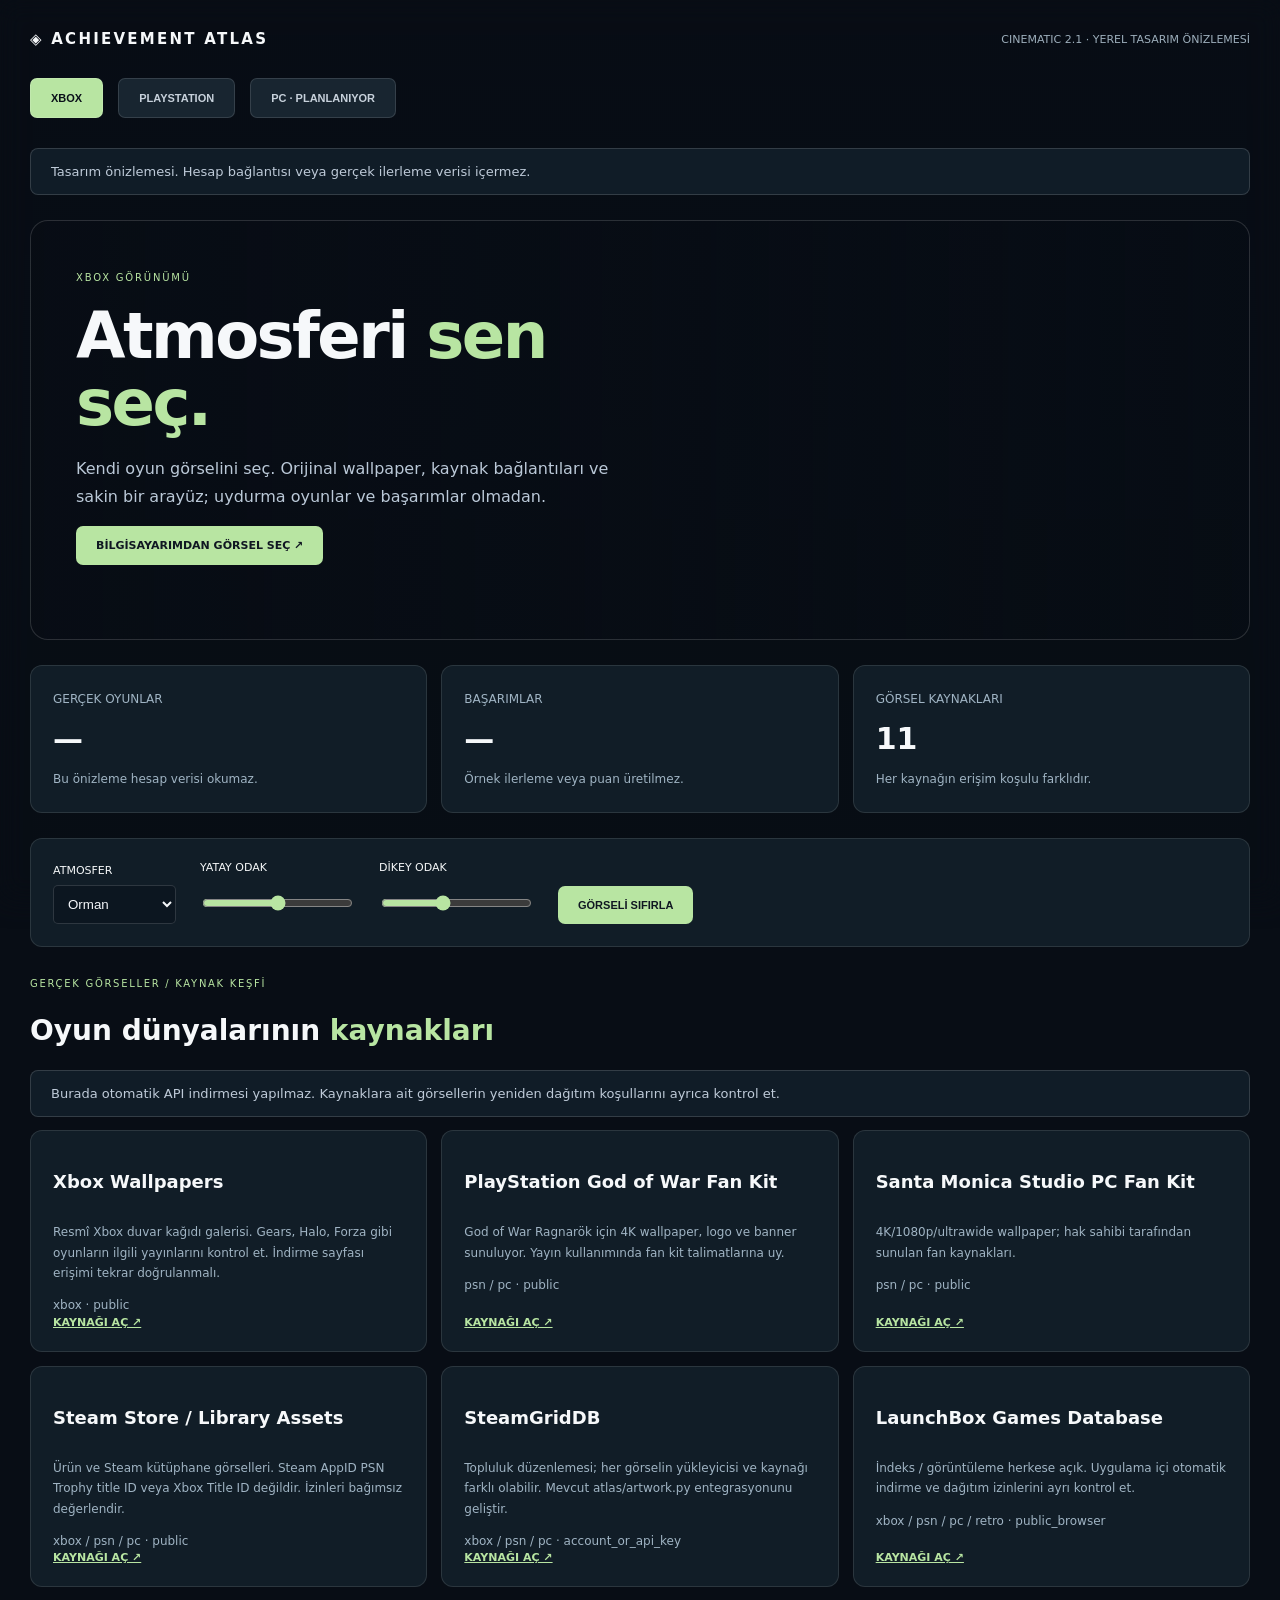
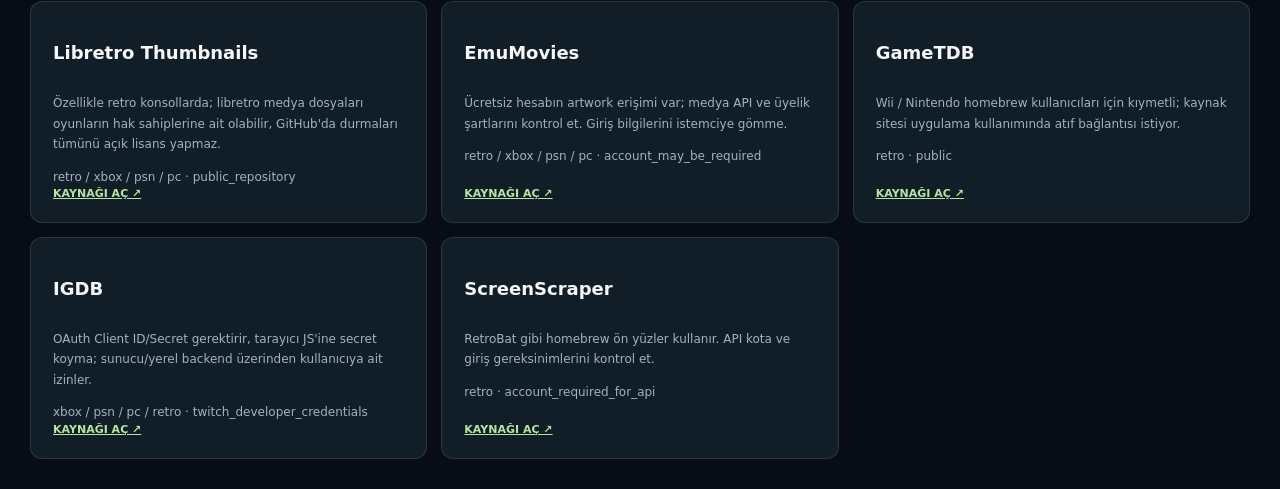
<file: preview/index.html>
<!doctype html><html lang="tr"><head><meta charset="utf-8"><meta name="viewport" content="width=device-width,initial-scale=1"><title>Achievement Atlas — Tasarım önizlemesi</title><link rel="stylesheet" href="ui.css"></head><body><main><header><strong>◈ ACHIEVEMENT ATLAS</strong><small>CINEMATIC 2.1 · YEREL TASARIM ÖNİZLEMESİ</small></header><nav aria-label="Platform"><button class="active" data-platform="xbox" aria-pressed="true">XBOX</button><button data-platform="psn" aria-pressed="false">PLAYSTATION</button><button data-platform="pc" aria-pressed="false">PC · PLANLANIYOR</button></nav><p id="status" class="notice" role="status">Tasarım önizlemesi. Hesap bağlantısı veya gerçek ilerleme verisi içermez.</p><section class="hero"><div class="copy"><small id="platform">XBOX GÖRÜNÜMÜ</small><h1 id="title">Atmosferi <em>sen seç.</em></h1><p>Kendi oyun görselini seç. Orijinal wallpaper, kaynak bağlantıları ve sakin bir arayüz; uydurma oyunlar ve başarımlar olmadan.</p><label class="pick" for="file">BİLGİSAYARIMDAN GÖRSEL SEÇ ↗</label><input class="hidden" id="file" type="file" accept="image/png,image/jpeg,image/webp"></div></section><div class="stats"><div class="stat"><span>GERÇEK OYUNLAR</span><b>—</b><span>Bu önizleme hesap verisi okumaz.</span></div><div class="stat"><span>BAŞARIMLAR</span><b>—</b><span>Örnek ilerleme veya puan üretilmez.</span></div><div class="stat"><span>GÖRSEL KAYNAKLARI</span><b>11</b><span>Her kaynağın erişim koşulu farklıdır.</span></div></div><div class="controls"><label>ATMOSFER<select id="theme"><option value="#b8e5a2">Orman</option><option value="#e8a18b">Kor</option><option value="#99cff1">Buz</option><option value="#c8b2eb">Alacakaranlık</option><option value="#f4c483">Gün doğumu</option></select></label><label>YATAY ODAK<input type="range" id="x" min="0" max="100" value="50"></label><label>DİKEY ODAK<input type="range" id="y" min="0" max="100" value="38"></label><button id="reset">GÖRSELİ SIFIRLA</button></div><span class="section-label">GERÇEK GÖRSELLER / KAYNAK KEŞFİ</span><h2>Oyun dünyalarının <em>kaynakları</em></h2><p class="notice">Burada otomatik API indirmesi yapılmaz. Kaynaklara ait görsellerin yeniden dağıtım koşullarını ayrıca kontrol et.</p><div class="sources" id="sources"></div></main><script id="sourceCatalog" type="application/json">{
  "version": "2.1",
  "purpose": "Developer research index for real existing artwork; not an image licence",
  "not_ai_generated": true,
  "rights_note": "Games' art copyrights are generally retained by rightsholders. Game ownership, achievements, free or open-source status do not automatically grant redistribution permission.",
  "providers": [
    {
      "id": "xbox_wallpapers",
      "name": "Xbox Wallpapers",
      "category": "publisher",
      "platforms": [
        "xbox"
      ],
      "url": "https://www.xbox.com/tr-TR/wallpapers",
      "media": [
        "hero",
        "wallpaper"
      ],
      "access": "public",
      "notes": "Resmî Xbox duvar kağıdı galerisi. Gears, Halo, Forza gibi oyunların ilgili yayınlarını kontrol et. İndirme sayfası erişimi tekrar doğrulanmalı."
    },
    {
      "id": "playstation_fan_kit",
      "name": "PlayStation God of War Fan Kit",
      "category": "publisher",
      "platforms": [
        "psn",
        "pc"
      ],
      "url": "https://www.playstation.com/tr-tr/god-of-war/community/",
      "media": [
        "hero",
        "wallpaper",
        "logo",
        "banner"
      ],
      "access": "public",
      "notes": "God of War Ragnarök için 4K wallpaper, logo ve banner sunuluyor. Yayın kullanımında fan kit talimatlarına uy."
    },
    {
      "id": "santa_monica_pc",
      "name": "Santa Monica Studio PC Fan Kit",
      "category": "publisher",
      "platforms": [
        "psn",
        "pc"
      ],
      "url": "https://sms.playstation.com/stories/god-of-war-ragnarok-pc-fan-kit",
      "media": [
        "hero",
        "wallpaper",
        "banner"
      ],
      "access": "public",
      "notes": "4K/1080p/ultrawide wallpaper; hak sahibi tarafından sunulan fan kaynakları."
    },
    {
      "id": "steam_store",
      "name": "Steam Store / Library Assets",
      "category": "storefront",
      "platforms": [
        "xbox",
        "psn",
        "pc"
      ],
      "url": "https://store.steampowered.com/",
      "media": [
        "cover",
        "hero",
        "header"
      ],
      "access": "public",
      "notes": "Ürün ve Steam kütüphane görselleri. Steam AppID PSN Trophy title ID veya Xbox Title ID değildir. İzinleri bağımsız değerlendir."
    },
    {
      "id": "steamgriddb",
      "name": "SteamGridDB",
      "category": "community",
      "platforms": [
        "xbox",
        "psn",
        "pc"
      ],
      "url": "https://www.steamgriddb.com/",
      "media": [
        "grid",
        "hero",
        "logo",
        "icon"
      ],
      "access": "account_or_api_key",
      "notes": "Topluluk düzenlemesi; her görselin yükleyicisi ve kaynağı farklı olabilir. Mevcut atlas/artwork.py entegrasyonunu geliştir."
    },
    {
      "id": "launchbox",
      "name": "LaunchBox Games Database",
      "category": "community",
      "platforms": [
        "xbox",
        "psn",
        "pc",
        "retro"
      ],
      "url": "https://gamesdb.launchbox-app.com/",
      "media": [
        "fanart",
        "boxart",
        "screenshot",
        "clearlogo",
        "icon"
      ],
      "access": "public_browser",
      "notes": "İndeks / görüntüleme herkese açık. Uygulama içi otomatik indirme ve dağıtım izinlerini ayrı kontrol et."
    },
    {
      "id": "libretro",
      "name": "Libretro Thumbnails",
      "category": "homebrew",
      "platforms": [
        "retro",
        "xbox",
        "psn",
        "pc"
      ],
      "url": "https://github.com/libretro-thumbnails/libretro-thumbnails",
      "media": [
        "boxart",
        "titlescreen",
        "screenshot",
        "logo"
      ],
      "access": "public_repository",
      "notes": "Özellikle retro konsollarda; libretro medya dosyaları oyunların hak sahiplerine ait olabilir, GitHub'da durmaları tümünü açık lisans yapmaz."
    },
    {
      "id": "emumovies",
      "name": "EmuMovies",
      "category": "community",
      "platforms": [
        "retro",
        "xbox",
        "psn",
        "pc"
      ],
      "url": "https://emumovies.com/files/category/2115-artwork/",
      "media": [
        "artwork",
        "video_preview",
        "manual"
      ],
      "access": "account_may_be_required",
      "notes": "Ücretsiz hesabın artwork erişimi var; medya API ve üyelik şartlarını kontrol et. Giriş bilgilerini istemciye gömme."
    },
    {
      "id": "gametdb",
      "name": "GameTDB",
      "category": "homebrew",
      "platforms": [
        "retro"
      ],
      "url": "https://www.gametdb.com/Main/FAQ",
      "media": [
        "boxart",
        "disc_art",
        "metadata"
      ],
      "access": "public",
      "notes": "Wii / Nintendo homebrew kullanıcıları için kıymetli; kaynak sitesi uygulama kullanımında atıf bağlantısı istiyor."
    },
    {
      "id": "igdb",
      "name": "IGDB",
      "category": "metadata",
      "platforms": [
        "xbox",
        "psn",
        "pc",
        "retro"
      ],
      "url": "https://api-docs.igdb.com/",
      "media": [
        "cover",
        "screenshots",
        "artworks"
      ],
      "access": "twitch_developer_credentials",
      "notes": "OAuth Client ID/Secret gerektirir, tarayıcı JS'ine secret koyma; sunucu/yerel backend üzerinden kullanıcıya ait izinler."
    },
    {
      "id": "screenscraper",
      "name": "ScreenScraper",
      "category": "homebrew",
      "platforms": [
        "retro"
      ],
      "url": "https://www.screenscraper.fr/",
      "media": [
        "boxart",
        "logo",
        "screenshot",
        "fanart",
        "metadata"
      ],
      "access": "account_required_for_api",
      "notes": "RetroBat gibi homebrew ön yüzler kullanır. API kota ve giriş gereksinimlerini kontrol et."
    }
  ],
  "game_specific_official_resources": {
    "godofwar": [
      "playstation_fan_kit",
      "santa_monica_pc"
    ],
    "gears": [
      "xbox_wallpapers"
    ],
    "halo": [
      "xbox_wallpapers"
    ],
    "forza": [
      "xbox_wallpapers"
    ],
    "starfield": [
      "xbox_wallpapers"
    ]
  },
  "normalization": {
    "game_identifier": "Prefer exact platform game id, edition, region and release year before title fallback",
    "image_types": [
      "hero_16_9",
      "hero_ultrawide",
      "cover_2_3",
      "banner_4_1",
      "clearlogo_png",
      "achievement_icon",
      "screenshot"
    ],
    "provider_priority": [
      "user_file",
      "publisher_fan_kit",
      "official_store",
      "steamgriddb_user_selected",
      "community_archive",
      "graceful_gradient_fallback"
    ],
    "avoid": [
      "AI-generated game assets",
      "wrong-edition matching",
      "bypassing auth or API quotas",
      "repo bundled commercial art without permission"
    ]
  }
}</script><script src="ui.js"></script></body></html>
</file>
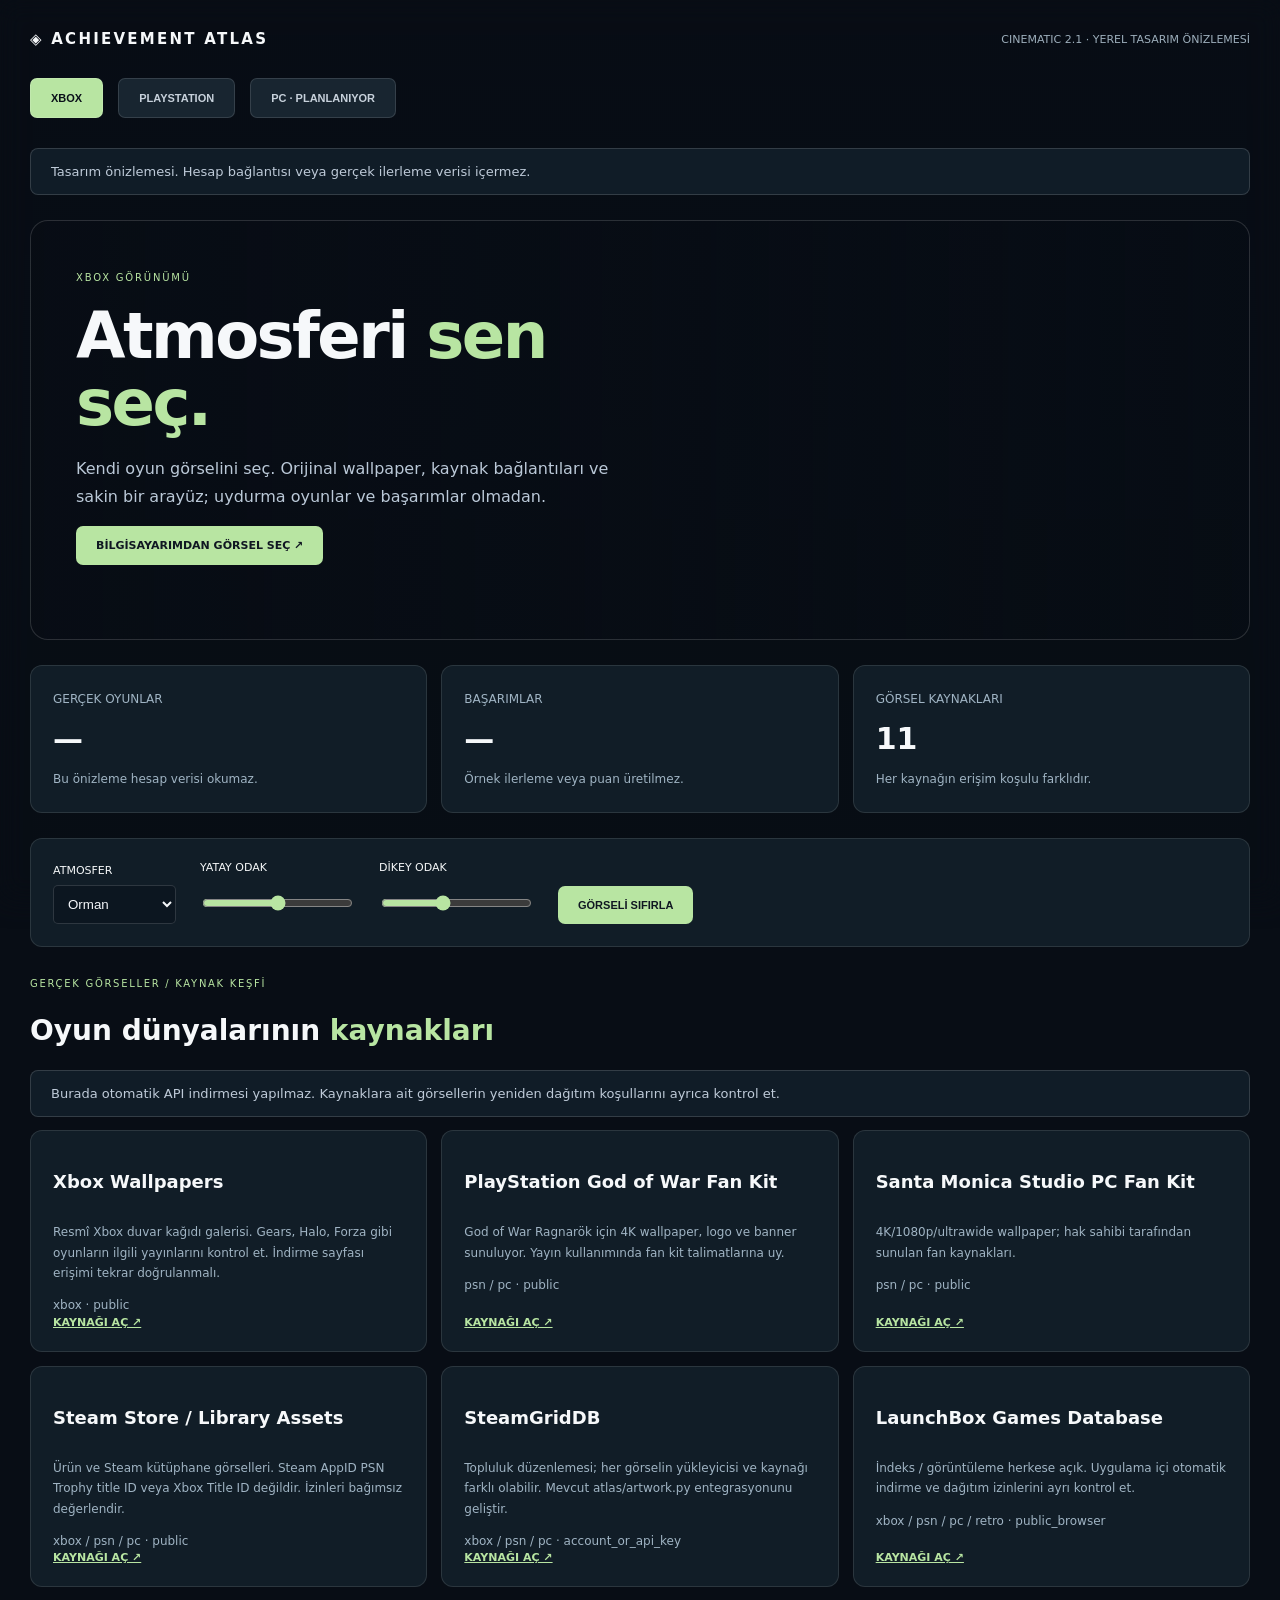
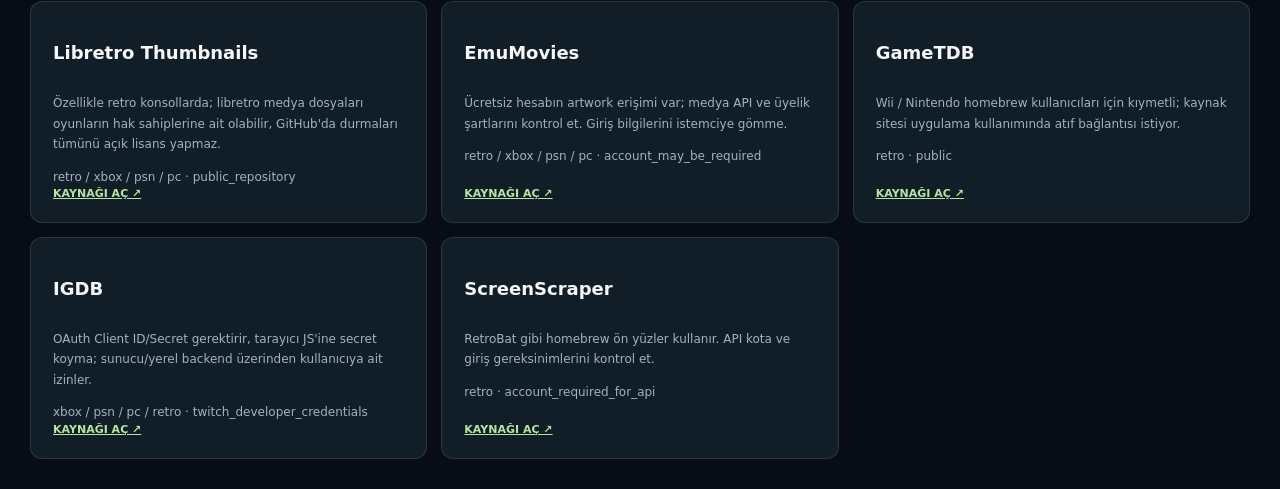
<file: preview/atlas-cinematic-standalone.html>
<!doctype html><html lang="tr"><head><meta charset="utf-8"><meta name="viewport" content="width=device-width,initial-scale=1"><title>Achievement Atlas — Tasarım önizlemesi</title><style>:root{font-family:Segoe UI,system-ui,sans-serif;color:#f6f8fa;background:#080d15;--accent:#b8e5a2;--image:none;--x:50%;--y:38%}*{box-sizing:border-box}body{margin:0}body:before{content:'';position:fixed;inset:0;z-index:-1;background-image:linear-gradient(#080d15e0,#080d15ed),var(--image);background-size:cover;background-position:var(--x) var(--y);filter:blur(12px)}main{max-width:1300px;margin:auto;padding:30px}header,nav,.row{display:flex;align-items:center;justify-content:space-between;gap:15px}header strong{letter-spacing:.15em;font-size:15px}header small{color:#9daebb;font-size:11px}button,label.pick{display:inline-block;background:var(--accent);color:#101722;border:0;border-radius:7px;padding:13px 20px;font-weight:800;font-size:11px;cursor:pointer}button:focus-visible,input:focus-visible,a:focus-visible{outline:3px solid #fff;outline-offset:4px}nav{justify-content:start;margin:30px 0}nav button{background:#182530;color:#c7d1db;border:1px solid #ffffff20}nav button.active{background:var(--accent);color:#0a1019}.notice{font-size:13px;padding:15px 20px;border:1px solid #ffffff25;border-radius:8px;color:#becad8;background:#101c27}h1{font-size:clamp(35px,5vw,64px);letter-spacing:-.04em;line-height:1.05;margin:18px 0}h2{font-size:28px}em{font-style:normal;color:var(--accent)}.hero{position:relative;overflow:hidden;border:1px solid #ffffff25;border-radius:18px;min-height:420px;margin:25px 0;background-image:linear-gradient(90deg,#080d15f5,#080d15ad 50%,#080d1530),var(--image);background-position:center,var(--x) var(--y);background-size:cover}.copy{padding:45px;max-width:650px;position:relative}.copy small{font-size:10px;letter-spacing:.18em;color:var(--accent)}.copy p{color:#bbc9d8;line-height:1.7}.stats,.sources{display:grid;grid-template-columns:repeat(3,1fr);gap:14px}.stat,.card,.controls{border:1px solid #ffffff1c;background:#13212bd9;border-radius:12px;padding:22px}.stat b{font-size:30px;display:block;margin:12px 0}.stat span,.card p,.card small{color:#a0b4c4;font-size:12px;line-height:1.7}.controls{display:flex;align-items:end;gap:24px;flex-wrap:wrap;margin:25px 0}label{font-size:11px;display:grid;gap:8px}input,select{background:#0c1620;border:1px solid #ffffff24;border-radius:5px;color:#f5f7fa;padding:10px}input[type=range]{accent-color:var(--accent)}a{color:var(--accent);font-size:11px;font-weight:800}.card h3{font-size:18px}.card{display:flex;flex-direction:column}.card a{margin-top:auto}.hidden{display:none}.section-label{font-size:10px;letter-spacing:.17em;color:var(--accent)}@media(max-width:700px){main{padding:18px}.stats,.sources{grid-template-columns:1fr}.copy{padding:25px}header{align-items:start;flex-direction:column}nav{flex-wrap:wrap}}@media(prefers-reduced-motion:reduce){*{transition:none!important;animation:none!important}}
body:before{z-index:0}main{position:relative;z-index:1}
</style></head><body><main><header><strong>◈ ACHIEVEMENT ATLAS</strong><small>CINEMATIC 2.1 · YEREL TASARIM ÖNİZLEMESİ</small></header><nav aria-label="Platform"><button class="active" data-platform="xbox" aria-pressed="true">XBOX</button><button data-platform="psn" aria-pressed="false">PLAYSTATION</button><button data-platform="pc" aria-pressed="false">PC · PLANLANIYOR</button></nav><p id="status" class="notice" role="status">Tasarım önizlemesi. Hesap bağlantısı veya gerçek ilerleme verisi içermez.</p><section class="hero"><div class="copy"><small id="platform">XBOX GÖRÜNÜMÜ</small><h1 id="title">Atmosferi <em>sen seç.</em></h1><p>Kendi oyun görselini seç. Orijinal wallpaper, kaynak bağlantıları ve sakin bir arayüz; uydurma oyunlar ve başarımlar olmadan.</p><label class="pick" for="file">BİLGİSAYARIMDAN GÖRSEL SEÇ ↗</label><input class="hidden" id="file" type="file" accept="image/png,image/jpeg,image/webp"></div></section><div class="stats"><div class="stat"><span>GERÇEK OYUNLAR</span><b>—</b><span>Bu önizleme hesap verisi okumaz.</span></div><div class="stat"><span>BAŞARIMLAR</span><b>—</b><span>Örnek ilerleme veya puan üretilmez.</span></div><div class="stat"><span>GÖRSEL KAYNAKLARI</span><b>11</b><span>Her kaynağın erişim koşulu farklıdır.</span></div></div><div class="controls"><label>ATMOSFER<select id="theme"><option value="#b8e5a2">Orman</option><option value="#e8a18b">Kor</option><option value="#99cff1">Buz</option><option value="#c8b2eb">Alacakaranlık</option><option value="#f4c483">Gün doğumu</option></select></label><label>YATAY ODAK<input type="range" id="x" min="0" max="100" value="50"></label><label>DİKEY ODAK<input type="range" id="y" min="0" max="100" value="38"></label><button id="reset">GÖRSELİ SIFIRLA</button></div><span class="section-label">GERÇEK GÖRSELLER / KAYNAK KEŞFİ</span><h2>Oyun dünyalarının <em>kaynakları</em></h2><p class="notice">Burada otomatik API indirmesi yapılmaz. Kaynaklara ait görsellerin yeniden dağıtım koşullarını ayrıca kontrol et.</p><div class="sources" id="sources"></div></main><script id="sourceCatalog" type="application/json">{
  "version": "2.1",
  "purpose": "Developer research index for real existing artwork; not an image licence",
  "not_ai_generated": true,
  "rights_note": "Games' art copyrights are generally retained by rightsholders. Game ownership, achievements, free or open-source status do not automatically grant redistribution permission.",
  "providers": [
    {
      "id": "xbox_wallpapers",
      "name": "Xbox Wallpapers",
      "category": "publisher",
      "platforms": [
        "xbox"
      ],
      "url": "https://www.xbox.com/tr-TR/wallpapers",
      "media": [
        "hero",
        "wallpaper"
      ],
      "access": "public",
      "notes": "Resmî Xbox duvar kağıdı galerisi. Gears, Halo, Forza gibi oyunların ilgili yayınlarını kontrol et. İndirme sayfası erişimi tekrar doğrulanmalı."
    },
    {
      "id": "playstation_fan_kit",
      "name": "PlayStation God of War Fan Kit",
      "category": "publisher",
      "platforms": [
        "psn",
        "pc"
      ],
      "url": "https://www.playstation.com/tr-tr/god-of-war/community/",
      "media": [
        "hero",
        "wallpaper",
        "logo",
        "banner"
      ],
      "access": "public",
      "notes": "God of War Ragnarök için 4K wallpaper, logo ve banner sunuluyor. Yayın kullanımında fan kit talimatlarına uy."
    },
    {
      "id": "santa_monica_pc",
      "name": "Santa Monica Studio PC Fan Kit",
      "category": "publisher",
      "platforms": [
        "psn",
        "pc"
      ],
      "url": "https://sms.playstation.com/stories/god-of-war-ragnarok-pc-fan-kit",
      "media": [
        "hero",
        "wallpaper",
        "banner"
      ],
      "access": "public",
      "notes": "4K/1080p/ultrawide wallpaper; hak sahibi tarafından sunulan fan kaynakları."
    },
    {
      "id": "steam_store",
      "name": "Steam Store / Library Assets",
      "category": "storefront",
      "platforms": [
        "xbox",
        "psn",
        "pc"
      ],
      "url": "https://store.steampowered.com/",
      "media": [
        "cover",
        "hero",
        "header"
      ],
      "access": "public",
      "notes": "Ürün ve Steam kütüphane görselleri. Steam AppID PSN Trophy title ID veya Xbox Title ID değildir. İzinleri bağımsız değerlendir."
    },
    {
      "id": "steamgriddb",
      "name": "SteamGridDB",
      "category": "community",
      "platforms": [
        "xbox",
        "psn",
        "pc"
      ],
      "url": "https://www.steamgriddb.com/",
      "media": [
        "grid",
        "hero",
        "logo",
        "icon"
      ],
      "access": "account_or_api_key",
      "notes": "Topluluk düzenlemesi; her görselin yükleyicisi ve kaynağı farklı olabilir. Mevcut atlas/artwork.py entegrasyonunu geliştir."
    },
    {
      "id": "launchbox",
      "name": "LaunchBox Games Database",
      "category": "community",
      "platforms": [
        "xbox",
        "psn",
        "pc",
        "retro"
      ],
      "url": "https://gamesdb.launchbox-app.com/",
      "media": [
        "fanart",
        "boxart",
        "screenshot",
        "clearlogo",
        "icon"
      ],
      "access": "public_browser",
      "notes": "İndeks / görüntüleme herkese açık. Uygulama içi otomatik indirme ve dağıtım izinlerini ayrı kontrol et."
    },
    {
      "id": "libretro",
      "name": "Libretro Thumbnails",
      "category": "homebrew",
      "platforms": [
        "retro",
        "xbox",
        "psn",
        "pc"
      ],
      "url": "https://github.com/libretro-thumbnails/libretro-thumbnails",
      "media": [
        "boxart",
        "titlescreen",
        "screenshot",
        "logo"
      ],
      "access": "public_repository",
      "notes": "Özellikle retro konsollarda; libretro medya dosyaları oyunların hak sahiplerine ait olabilir, GitHub'da durmaları tümünü açık lisans yapmaz."
    },
    {
      "id": "emumovies",
      "name": "EmuMovies",
      "category": "community",
      "platforms": [
        "retro",
        "xbox",
        "psn",
        "pc"
      ],
      "url": "https://emumovies.com/files/category/2115-artwork/",
      "media": [
        "artwork",
        "video_preview",
        "manual"
      ],
      "access": "account_may_be_required",
      "notes": "Ücretsiz hesabın artwork erişimi var; medya API ve üyelik şartlarını kontrol et. Giriş bilgilerini istemciye gömme."
    },
    {
      "id": "gametdb",
      "name": "GameTDB",
      "category": "homebrew",
      "platforms": [
        "retro"
      ],
      "url": "https://www.gametdb.com/Main/FAQ",
      "media": [
        "boxart",
        "disc_art",
        "metadata"
      ],
      "access": "public",
      "notes": "Wii / Nintendo homebrew kullanıcıları için kıymetli; kaynak sitesi uygulama kullanımında atıf bağlantısı istiyor."
    },
    {
      "id": "igdb",
      "name": "IGDB",
      "category": "metadata",
      "platforms": [
        "xbox",
        "psn",
        "pc",
        "retro"
      ],
      "url": "https://api-docs.igdb.com/",
      "media": [
        "cover",
        "screenshots",
        "artworks"
      ],
      "access": "twitch_developer_credentials",
      "notes": "OAuth Client ID/Secret gerektirir, tarayıcı JS'ine secret koyma; sunucu/yerel backend üzerinden kullanıcıya ait izinler."
    },
    {
      "id": "screenscraper",
      "name": "ScreenScraper",
      "category": "homebrew",
      "platforms": [
        "retro"
      ],
      "url": "https://www.screenscraper.fr/",
      "media": [
        "boxart",
        "logo",
        "screenshot",
        "fanart",
        "metadata"
      ],
      "access": "account_required_for_api",
      "notes": "RetroBat gibi homebrew ön yüzler kullanır. API kota ve giriş gereksinimlerini kontrol et."
    }
  ],
  "game_specific_official_resources": {
    "godofwar": [
      "playstation_fan_kit",
      "santa_monica_pc"
    ],
    "gears": [
      "xbox_wallpapers"
    ],
    "halo": [
      "xbox_wallpapers"
    ],
    "forza": [
      "xbox_wallpapers"
    ],
    "starfield": [
      "xbox_wallpapers"
    ]
  },
  "normalization": {
    "game_identifier": "Prefer exact platform game id, edition, region and release year before title fallback",
    "image_types": [
      "hero_16_9",
      "hero_ultrawide",
      "cover_2_3",
      "banner_4_1",
      "clearlogo_png",
      "achievement_icon",
      "screenshot"
    ],
    "provider_priority": [
      "user_file",
      "publisher_fan_kit",
      "official_store",
      "steamgriddb_user_selected",
      "community_archive",
      "graceful_gradient_fallback"
    ],
    "avoid": [
      "AI-generated game assets",
      "wrong-edition matching",
      "bypassing auth or API quotas",
      "repo bundled commercial art without permission"
    ]
  }
}</script><script>'use strict';
const $=id=>document.getElementById(id),catalog=JSON.parse($('sourceCatalog').textContent);let currentUrl='';
for(const p of catalog.providers){const card=document.createElement('article');card.className='card';const title=document.createElement('h3');title.textContent=p.name;const note=document.createElement('p');note.textContent=p.notes;const access=document.createElement('small');access.textContent=p.platforms.join(' / ')+' · '+p.access;const link=document.createElement('a');link.href=p.url;link.textContent='KAYNAĞI AÇ ↗';link.target='_blank';link.rel='noopener noreferrer';card.append(title,note,access,link);$('sources').append(card)}
$('file').onchange=()=>{const file=$('file').files?.[0];if(!file)return;if(file.size>8000000){$('status').textContent='Görsel en fazla 8 MB olabilir.';return}const url=URL.createObjectURL(file),img=new Image();img.onload=()=>{if(img.width*img.height>16000000){URL.revokeObjectURL(url);$('status').textContent='Görsel en fazla 16 MP olabilir.';return}if(currentUrl)URL.revokeObjectURL(currentUrl);currentUrl=url;document.documentElement.style.setProperty('--image',`url(${url})`);$('title').textContent=file.name.replace(/\.[^.]+$/,'');$('status').textContent='Yerel görsel önizleniyor. Hesap verisi indirilmedi; dosya sunucuya gönderilmedi.'};img.onerror=()=>{URL.revokeObjectURL(url);$('status').textContent='Görsel açılamadı.'};img.src=url};
$('reset').onclick=()=>{if(currentUrl)URL.revokeObjectURL(currentUrl);currentUrl='';document.documentElement.style.setProperty('--image','none');$('title').textContent='Atmosferi sen seç.';$('status').textContent='Tasarım önizlemesi. Hesap bağlantısı veya gerçek ilerleme verisi içermez.'};
for(const b of document.querySelectorAll('[data-platform]'))b.onclick=()=>{document.querySelectorAll('[data-platform]').forEach(x=>{x.classList.toggle('active',x===b);x.setAttribute('aria-pressed',String(x===b))});$('platform').textContent=b.textContent.trim()+' görünümü';$('status').textContent=b.dataset.platform==='pc'?'PC sağlayıcısı planlanıyor. Bu sayfa yalnız tasarım önizlemesidir.':'Tasarım önizlemesi. Hesap bağlantısı veya gerçek ilerleme verisi içermez.'};
$('theme').onchange=()=>document.documentElement.style.setProperty('--accent',$('theme').value);
for(const axis of ['x','y'])$(axis).oninput=()=>document.documentElement.style.setProperty('--'+axis,$(axis).value+'%');
</script></body></html>
</file>
<file: preview/ui.css>
:root{font-family:Segoe UI,system-ui,sans-serif;color:#f6f8fa;background:#080d15;--accent:#b8e5a2;--image:none;--x:50%;--y:38%}*{box-sizing:border-box}body{margin:0}body:before{content:'';position:fixed;inset:0;z-index:-1;background-image:linear-gradient(#080d15e0,#080d15ed),var(--image);background-size:cover;background-position:var(--x) var(--y);filter:blur(12px)}main{max-width:1300px;margin:auto;padding:30px}header,nav,.row{display:flex;align-items:center;justify-content:space-between;gap:15px}header strong{letter-spacing:.15em;font-size:15px}header small{color:#9daebb;font-size:11px}button,label.pick{display:inline-block;background:var(--accent);color:#101722;border:0;border-radius:7px;padding:13px 20px;font-weight:800;font-size:11px;cursor:pointer}button:focus-visible,input:focus-visible,a:focus-visible{outline:3px solid #fff;outline-offset:4px}nav{justify-content:start;margin:30px 0}nav button{background:#182530;color:#c7d1db;border:1px solid #ffffff20}nav button.active{background:var(--accent);color:#0a1019}.notice{font-size:13px;padding:15px 20px;border:1px solid #ffffff25;border-radius:8px;color:#becad8;background:#101c27}h1{font-size:clamp(35px,5vw,64px);letter-spacing:-.04em;line-height:1.05;margin:18px 0}h2{font-size:28px}em{font-style:normal;color:var(--accent)}.hero{position:relative;overflow:hidden;border:1px solid #ffffff25;border-radius:18px;min-height:420px;margin:25px 0;background-image:linear-gradient(90deg,#080d15f5,#080d15ad 50%,#080d1530),var(--image);background-position:center,var(--x) var(--y);background-size:cover}.copy{padding:45px;max-width:650px;position:relative}.copy small{font-size:10px;letter-spacing:.18em;color:var(--accent)}.copy p{color:#bbc9d8;line-height:1.7}.stats,.sources{display:grid;grid-template-columns:repeat(3,1fr);gap:14px}.stat,.card,.controls{border:1px solid #ffffff1c;background:#13212bd9;border-radius:12px;padding:22px}.stat b{font-size:30px;display:block;margin:12px 0}.stat span,.card p,.card small{color:#a0b4c4;font-size:12px;line-height:1.7}.controls{display:flex;align-items:end;gap:24px;flex-wrap:wrap;margin:25px 0}label{font-size:11px;display:grid;gap:8px}input,select{background:#0c1620;border:1px solid #ffffff24;border-radius:5px;color:#f5f7fa;padding:10px}input[type=range]{accent-color:var(--accent)}a{color:var(--accent);font-size:11px;font-weight:800}.card h3{font-size:18px}.card{display:flex;flex-direction:column}.card a{margin-top:auto}.hidden{display:none}.section-label{font-size:10px;letter-spacing:.17em;color:var(--accent)}@media(max-width:700px){main{padding:18px}.stats,.sources{grid-template-columns:1fr}.copy{padding:25px}header{align-items:start;flex-direction:column}nav{flex-wrap:wrap}}@media(prefers-reduced-motion:reduce){*{transition:none!important;animation:none!important}}
body:before{z-index:0}main{position:relative;z-index:1}
</file>
